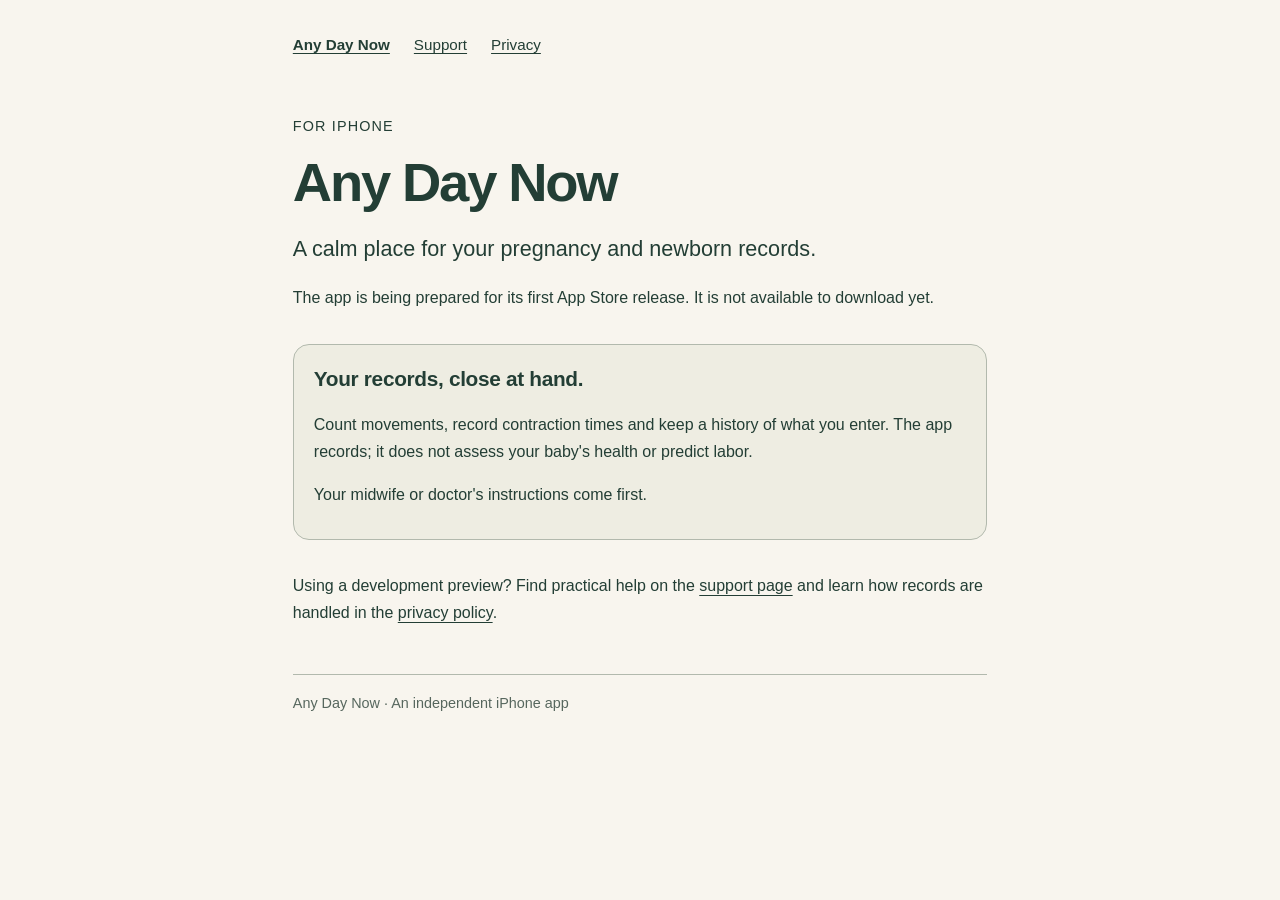
<file: index.html>
<!doctype html>
<html lang="en"><head><meta charset="utf-8"><meta name="viewport" content="width=device-width,initial-scale=1"><meta name="description" content="Any Day Now for iPhone. Support, privacy and a calm place for pregnancy and newborn records."><title>Any Day Now</title><link rel="stylesheet" href="style.css"></head>
<body><main><nav aria-label="Main navigation"><a href="./" aria-current="page">Any Day Now</a><a href="support.html">Support</a><a href="privacy.html">Privacy</a></nav><p class="eyebrow">For iPhone</p><h1>Any Day Now</h1><p class="lead">A calm place for your pregnancy and newborn records.</p><p>The app is being prepared for its first App Store release. It is not available to download yet.</p><section class="card"><h2>Your records, close at hand.</h2><p>Count movements, record contraction times and keep a history of what you enter. The app records; it does not assess your baby's health or predict labor.</p><p>Your midwife or doctor's instructions come first.</p></section><p>Using a development preview? Find practical help on the <a href="support.html">support page</a> and learn how records are handled in the <a href="privacy.html">privacy policy</a>.</p><footer>Any Day Now · An independent iPhone app</footer></main></body></html>
</file>
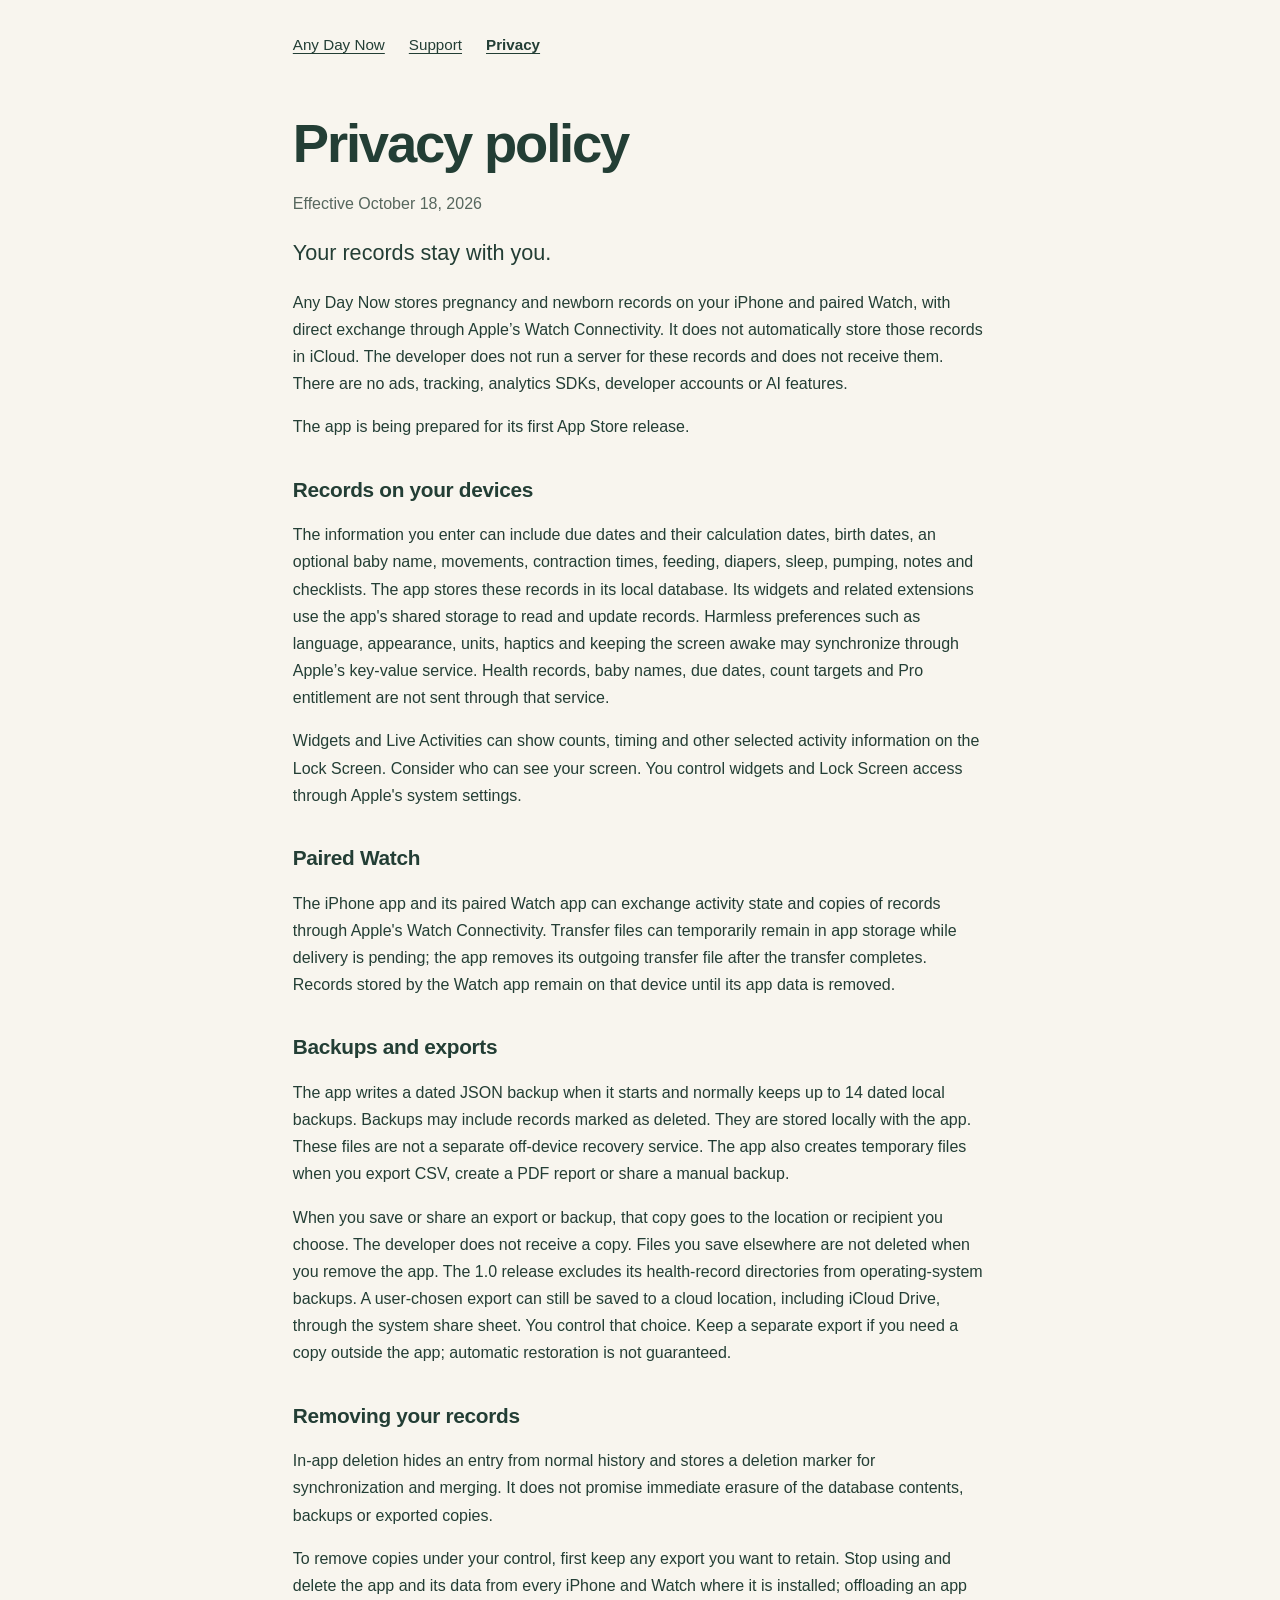
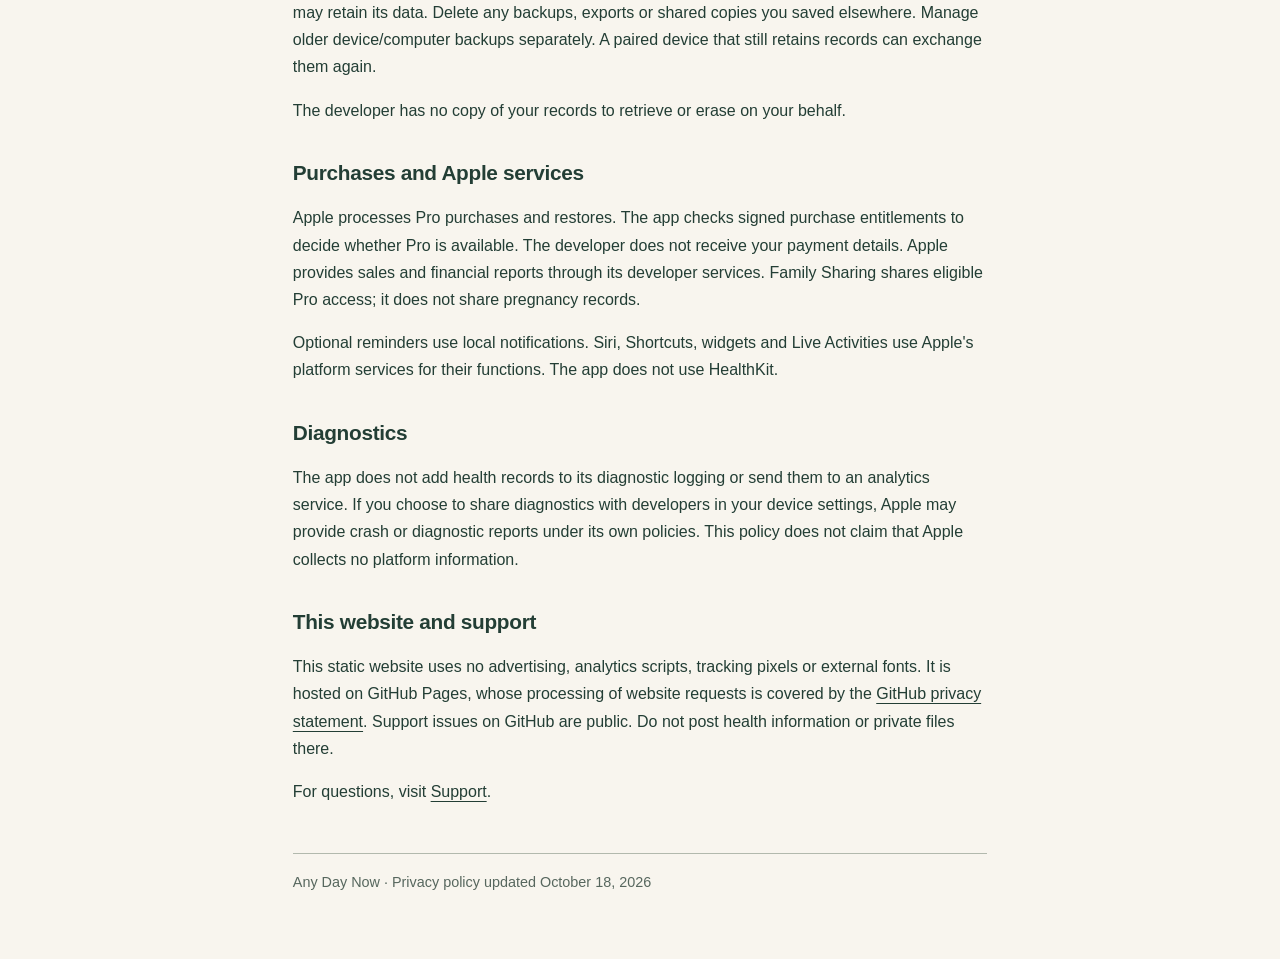
<file: privacy.html>
<!doctype html>
<html lang="en"><head><meta charset="utf-8"><meta name="viewport" content="width=device-width,initial-scale=1"><meta name="description" content="Any Day Now privacy policy: local records, paired Watch transfers, backups and deletion."><title>Any Day Now Privacy</title><link rel="stylesheet" href="style.css"></head>
<body><main><nav aria-label="Main navigation"><a href="./">Any Day Now</a><a href="support.html">Support</a><a href="privacy.html" aria-current="page">Privacy</a></nav><h1>Privacy policy</h1><p class="muted">Effective October 18, 2026</p><p class="lead">Your records stay with you.</p><p>Any Day Now stores pregnancy and newborn records on your iPhone and paired Watch, with direct exchange through Apple’s Watch Connectivity. It does not automatically store those records in iCloud. The developer does not run a server for these records and does not receive them. There are no ads, tracking, analytics SDKs, developer accounts or AI features.</p><p>The app is being prepared for its first App Store release.</p>
<h2>Records on your devices</h2><p>The information you enter can include due dates and their calculation dates, birth dates, an optional baby name, movements, contraction times, feeding, diapers, sleep, pumping, notes and checklists. The app stores these records in its local database. Its widgets and related extensions use the app's shared storage to read and update records. Harmless preferences such as language, appearance, units, haptics and keeping the screen awake may synchronize through Apple’s key-value service. Health records, baby names, due dates, count targets and Pro entitlement are not sent through that service.</p><p>Widgets and Live Activities can show counts, timing and other selected activity information on the Lock Screen. Consider who can see your screen. You control widgets and Lock Screen access through Apple's system settings.</p>
<h2>Paired Watch</h2><p>The iPhone app and its paired Watch app can exchange activity state and copies of records through Apple's Watch Connectivity. Transfer files can temporarily remain in app storage while delivery is pending; the app removes its outgoing transfer file after the transfer completes. Records stored by the Watch app remain on that device until its app data is removed.</p>
<h2>Backups and exports</h2><p>The app writes a dated JSON backup when it starts and normally keeps up to 14 dated local backups. Backups may include records marked as deleted. They are stored locally with the app. These files are not a separate off-device recovery service. The app also creates temporary files when you export CSV, create a PDF report or share a manual backup.</p><p>When you save or share an export or backup, that copy goes to the location or recipient you choose. The developer does not receive a copy. Files you save elsewhere are not deleted when you remove the app. The 1.0 release excludes its health-record directories from operating-system backups. A user-chosen export can still be saved to a cloud location, including iCloud Drive, through the system share sheet. You control that choice. Keep a separate export if you need a copy outside the app; automatic restoration is not guaranteed.</p>
<h2 id="removal">Removing your records</h2><p>In-app deletion hides an entry from normal history and stores a deletion marker for synchronization and merging. It does not promise immediate erasure of the database contents, backups or exported copies.</p><p>To remove copies under your control, first keep any export you want to retain. Stop using and delete the app and its data from every iPhone and Watch where it is installed; offloading an app may retain its data. Delete any backups, exports or shared copies you saved elsewhere. Manage older device/computer backups separately. A paired device that still retains records can exchange them again.</p><p>The developer has no copy of your records to retrieve or erase on your behalf.</p>
<h2>Purchases and Apple services</h2><p>Apple processes Pro purchases and restores. The app checks signed purchase entitlements to decide whether Pro is available. The developer does not receive your payment details. Apple provides sales and financial reports through its developer services. Family Sharing shares eligible Pro access; it does not share pregnancy records.</p><p>Optional reminders use local notifications. Siri, Shortcuts, widgets and Live Activities use Apple's platform services for their functions. The app does not use HealthKit.</p>
<h2>Diagnostics</h2><p>The app does not add health records to its diagnostic logging or send them to an analytics service. If you choose to share diagnostics with developers in your device settings, Apple may provide crash or diagnostic reports under its own policies. This policy does not claim that Apple collects no platform information.</p>
<h2>This website and support</h2><p>This static website uses no advertising, analytics scripts, tracking pixels or external fonts. It is hosted on GitHub Pages, whose processing of website requests is covered by the <a href="https://docs.github.com/en/site-policy/privacy-policies/github-general-privacy-statement">GitHub privacy statement</a>. Support issues on GitHub are public. Do not post health information or private files there.</p><p>For questions, visit <a href="support.html">Support</a>.</p><footer>Any Day Now · Privacy policy updated October 18, 2026</footer></main></body></html>
</file>
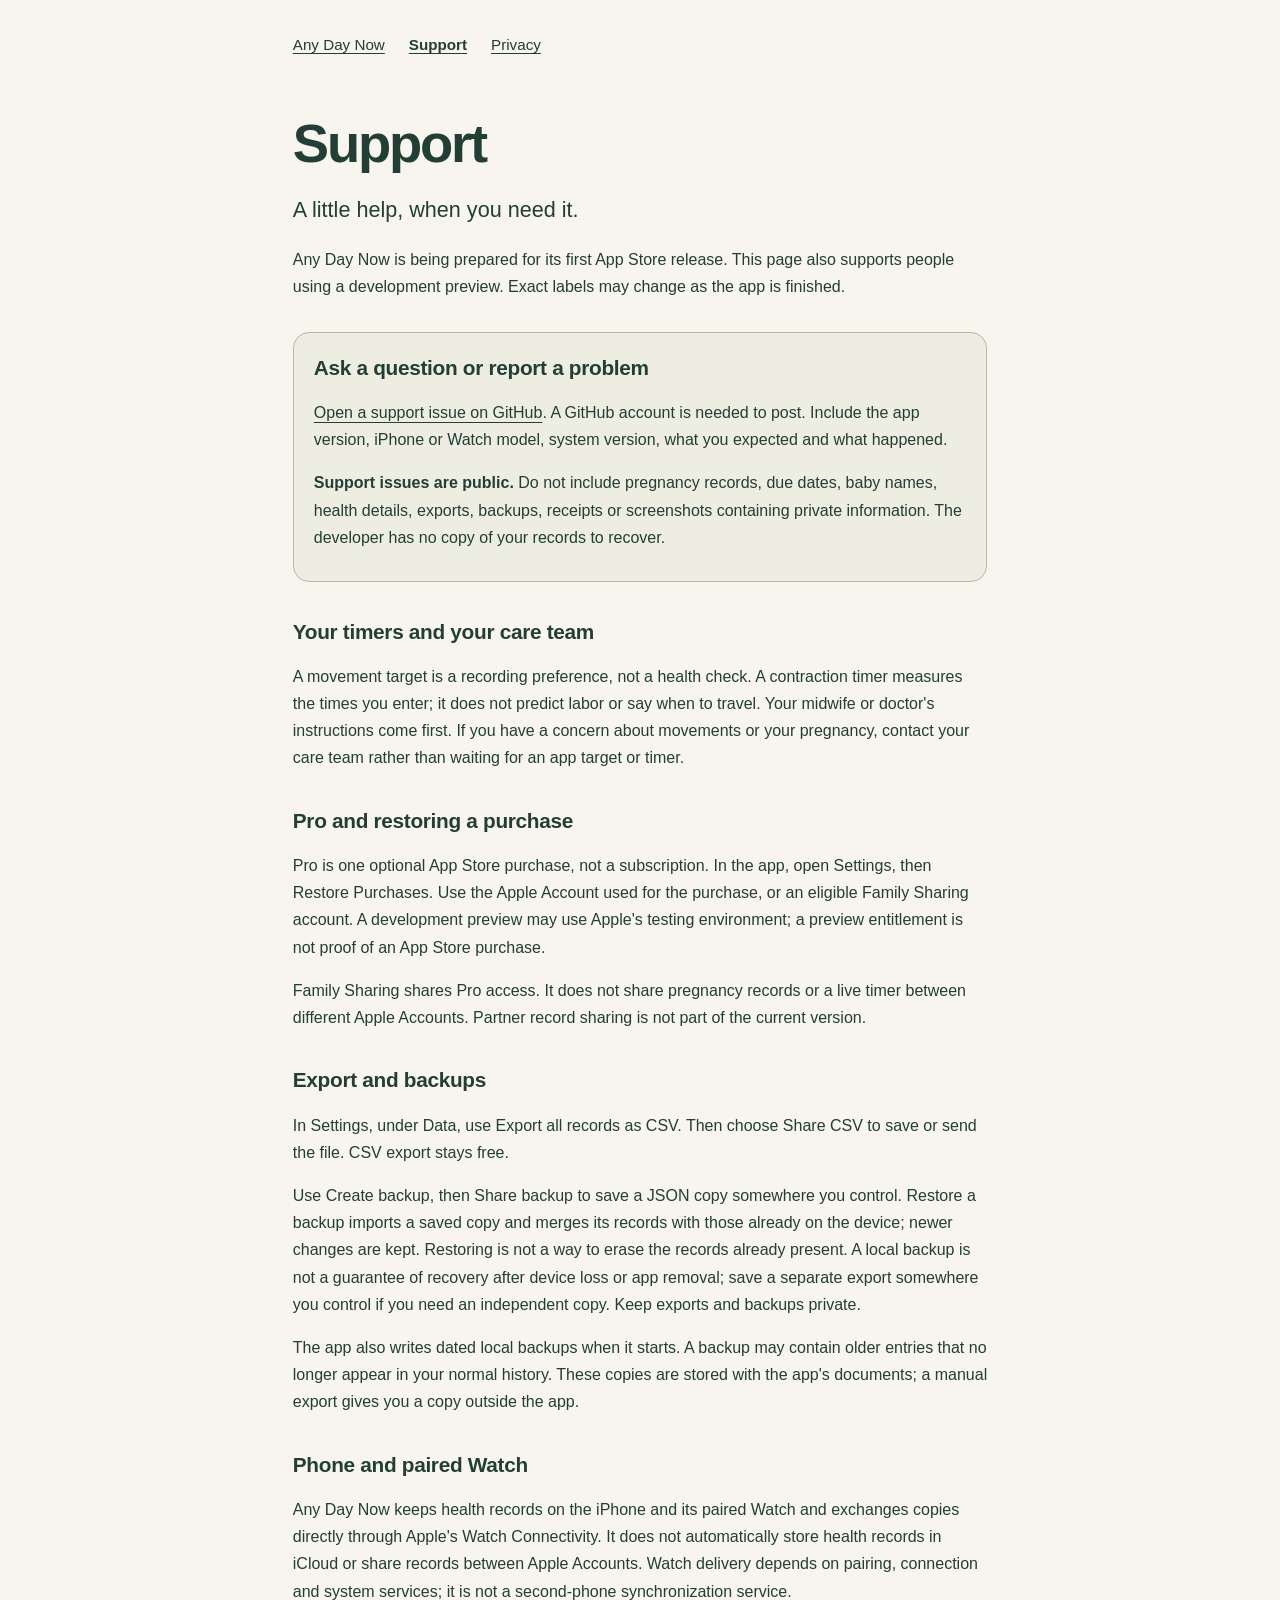
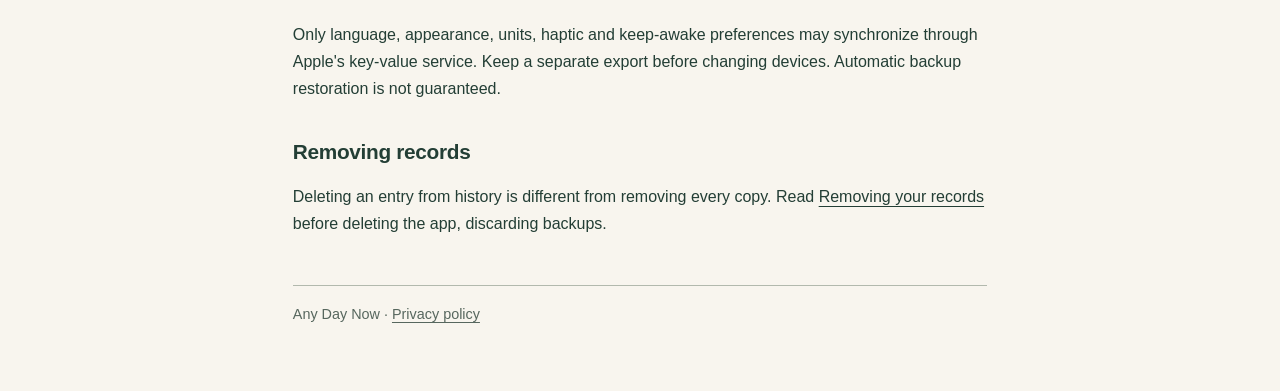
<file: support.html>
<!doctype html>
<html lang="en"><head><meta charset="utf-8"><meta name="viewport" content="width=device-width,initial-scale=1"><meta name="description" content="Help with Any Day Now: purchases, records, exports, backups and privacy."><title>Any Day Now Support</title><link rel="stylesheet" href="style.css"></head>
<body><main><nav aria-label="Main navigation"><a href="./">Any Day Now</a><a href="support.html" aria-current="page">Support</a><a href="privacy.html">Privacy</a></nav><h1>Support</h1><p class="lead">A little help, when you need it.</p><p>Any Day Now is being prepared for its first App Store release. This page also supports people using a development preview. Exact labels may change as the app is finished.</p>
<section class="card"><h2>Ask a question or report a problem</h2><p><a href="https://github.com/andrewham1lton/any-day-now/issues/new">Open a support issue on GitHub</a>. A GitHub account is needed to post. Include the app version, iPhone or Watch model, system version, what you expected and what happened.</p><p><strong>Support issues are public.</strong> Do not include pregnancy records, due dates, baby names, health details, exports, backups, receipts or screenshots containing private information. The developer has no copy of your records to recover.</p></section>
<h2>Your timers and your care team</h2><p>A movement target is a recording preference, not a health check. A contraction timer measures the times you enter; it does not predict labor or say when to travel. Your midwife or doctor's instructions come first. If you have a concern about movements or your pregnancy, contact your care team rather than waiting for an app target or timer.</p>
<h2>Pro and restoring a purchase</h2><p>Pro is one optional App Store purchase, not a subscription. In the app, open Settings, then Restore Purchases. Use the Apple Account used for the purchase, or an eligible Family Sharing account. A development preview may use Apple's testing environment; a preview entitlement is not proof of an App Store purchase.</p><p>Family Sharing shares Pro access. It does not share pregnancy records or a live timer between different Apple Accounts. Partner record sharing is not part of the current version.</p>
<h2>Export and backups</h2><p>In Settings, under Data, use Export all records as CSV. Then choose Share CSV to save or send the file. CSV export stays free.</p><p>Use Create backup, then Share backup to save a JSON copy somewhere you control. Restore a backup imports a saved copy and merges its records with those already on the device; newer changes are kept. Restoring is not a way to erase the records already present. A local backup is not a guarantee of recovery after device loss or app removal; save a separate export somewhere you control if you need an independent copy. Keep exports and backups private.</p><p>The app also writes dated local backups when it starts. A backup may contain older entries that no longer appear in your normal history. These copies are stored with the app's documents; a manual export gives you a copy outside the app.</p>
<h2>Phone and paired Watch</h2><p>Any Day Now keeps health records on the iPhone and its paired Watch and exchanges copies directly through Apple's Watch Connectivity. It does not automatically store health records in iCloud or share records between Apple Accounts. Watch delivery depends on pairing, connection and system services; it is not a second-phone synchronization service.</p><p>Only language, appearance, units, haptic and keep-awake preferences may synchronize through Apple's key-value service. Keep a separate export before changing devices. Automatic backup restoration is not guaranteed.</p><h2>Removing records</h2><p>Deleting an entry from history is different from removing every copy. Read <a href="privacy.html#removal">Removing your records</a> before deleting the app, discarding backups.</p><footer>Any Day Now · <a href="privacy.html">Privacy policy</a></footer></main></body></html>
</file>
<file: style.css>
:root{color-scheme:light dark;font-family:-apple-system,BlinkMacSystemFont,"Segoe UI",sans-serif;line-height:1.7;background:#f8f5ee;color:#233e35}*{box-sizing:border-box}body{margin:0}main{max-width:46rem;margin:auto;padding:2rem 1.3rem 4rem}a{color:inherit;text-underline-offset:.22em;text-decoration-thickness:.08em}a:focus-visible{outline:3px solid #9a650e;outline-offset:5px;border-radius:2px}nav{display:flex;gap:1.5rem;flex-wrap:wrap;margin-bottom:3.5rem}nav a{font-size:.95rem}nav a[aria-current]{font-weight:650}h1{font-size:clamp(2.2rem,7vw,3.4rem);letter-spacing:-.04em;font-weight:600;line-height:1.1;margin:.3rem 0 1rem}h2{margin-top:2.2rem;font-size:1.3rem;line-height:1.35;letter-spacing:-.015em}.lead{font-size:1.35rem;line-height:1.55;margin:1.2rem 0}.eyebrow{font-size:.9rem;letter-spacing:.08em;text-transform:uppercase}.muted,footer{color:#57675e}.card{background:#eeede2;border:1px solid #b2b9ad;border-radius:1rem;padding:.3rem 1.25rem .9rem;margin:2rem 0}.card h2{margin-top:1rem}footer{margin-top:3rem;padding-top:1rem;border-top:1px solid #b2b9ad;font-size:.9rem}@media(prefers-color-scheme:dark){:root{background:#15231e;color:#f2eee4}.card{background:#24382e;border-color:#6c7e70}.muted,footer{color:#b8c4b9}footer{border-color:#6c7e70}a:focus-visible{outline-color:#e1bb69}}
</file>
